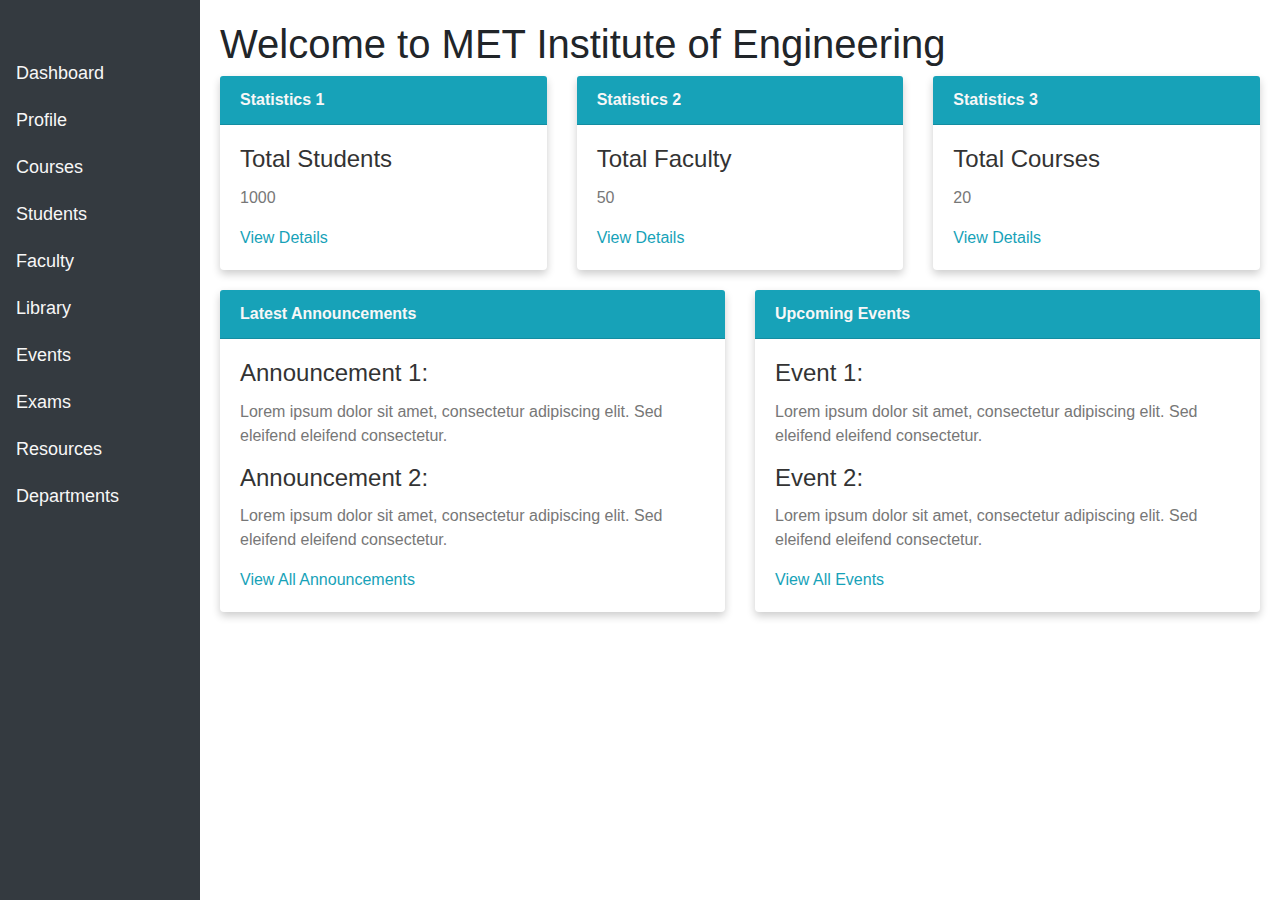
<file: 3A_Node/index.html>
<!DOCTYPE html>
<html>
<head>
    <title>College Admin Dashboard</title>
    <meta charset="utf-8">
    <meta name="viewport" content="width=device-width, initial-scale=1">
    <link rel="stylesheet" href="https://maxcdn.bootstrapcdn.com/bootstrap/4.5.2/css/bootstrap.min.css">
    <style>
        /* Sidebar */
        .sidebar {
            height: 100%;
            width: 200px;
            position: fixed;
            top: 0;
            left: 0;
            background-color: #343a40;
            padding-top: 50px;
        }

        .sidebar a {
            padding: 10px 8px 10px 16px;
            text-decoration: none;
            font-size: 18px;
            color: #f7f7f7;
            display: block;
        }

        .sidebar a:hover {
            color: #17a2b8;
            background-color: #f7f7f7;
            text-decoration: none;
        }

        /* Content */
        .content {
            margin-left: 200px;
            padding: 20px;
        }

        .card {
            margin-bottom: 20px;
            border: none;
            box-shadow: 0 4px 8px 0 rgba(0, 0, 0, 0.2);
        }

        .card-header {
            background-color: #17a2b8;
            color: #f7f7f7;
            font-weight: bold;
        }

        .card-body {
            padding: 20px;
        }

        h4.card-title {
            color: #333;
        }

        .card-text {
            color: #777;
        }

        .card-link {
            color: #17a2b8;
            text-decoration: none;
        }
    </style>
</head>
<body>
    <div class="sidebar">
        <a href="#">Dashboard</a>
        <a href="#">Profile</a>
        <a href="#">Courses</a>
        <a href="#">Students</a>
        <a href="#">Faculty</a>
        <a href="#">Library</a>
        <a href="#">Events</a>
        <a href="#">Exams</a>
        <a href="#">Resources</a>
        <a href="#">Departments</a>
    </div>

    <div class="content">
        <h1>Welcome to MET Institute of Engineering</h1>
        <div class="row">
            <div class="col-md-4">
                <div class="card">
                    <div class="card-header">Statistics 1</div>
                    <div class="card-body">
                        <h4 class="card-title">Total Students</h4>
                        <p class="card-text">1000</p>
                        <a href="#" class="card-link">View Details</a>
                    </div>
                </div>
            </div>
            <div class="col-md-4">
                <div class="card">
                    <div class="card-header">Statistics 2</div>
                    <div class="card-body">
                        <h4 class="card-title">Total Faculty</h4>
                        <p class="card-text">50</p>
                        <a href="#" class="card-link">View Details</a>
                    </div>
                </div>
            </div>
            <div class="col-md-4">
                <div class="card">
                    <div class="card-header">Statistics 3</div>
                    <div class="card-body">
                        <h4 class="card-title">Total Courses</h4>
                        <p class="card-text">20</p>
                        <a href="#" class="card-link">View Details</a>
                    </div>
                </div>
            </div>
        </div>
        <div class="row">
            <div class="col-md-6">
                <div class="card">
                    <div class="card-header">Latest Announcements</div>
                    <div class="card-body">
                        <h4 class="card-title">Announcement 1:</h4>
                        <p class="card-text">Lorem ipsum dolor sit amet, consectetur adipiscing elit. Sed eleifend eleifend consectetur.</p>
                        <h4 class="card-title">Announcement 2:</h4>
                        <p class="card-text">Lorem ipsum dolor sit amet, consectetur adipiscing elit. Sed eleifend eleifend consectetur.</p>
                        <a href="#" class="card-link">View All Announcements</a>
                    </div>
                </div>
            </div>
            <div class="col-md-6">
                <div class="card">
                    <div class="card-header">Upcoming Events</div>
                    <div class="card-body">
                        <h4 class="card-title">Event 1:</h4>
                        <p class="card-text">Lorem ipsum dolor sit amet, consectetur adipiscing elit. Sed eleifend eleifend consectetur.</p>
                        <h4 class="card-title">Event 2:</h4>
                        <p class="card-text">Lorem ipsum dolor sit amet, consectetur adipiscing elit. Sed eleifend eleifend consectetur.</p>
                        <a href="#" class="card-link">View All Events</a>
                    </div>
                </div>
            </div>
        </div>
    </div>

    <script src="https://ajax.googleapis.com/ajax/libs/jquery/3.5.1/jquery.min.js"></script>
    <script src="https://cdnjs.cloudflare.com/ajax/libs/popper.js/1.16.0/umd/popper.min.js"></script>
    <script src="https://maxcdn.bootstrapcdn.com/bootstrap/4.5.2/js/bootstrap.min.js"></script>
</body>
</html>
</file>
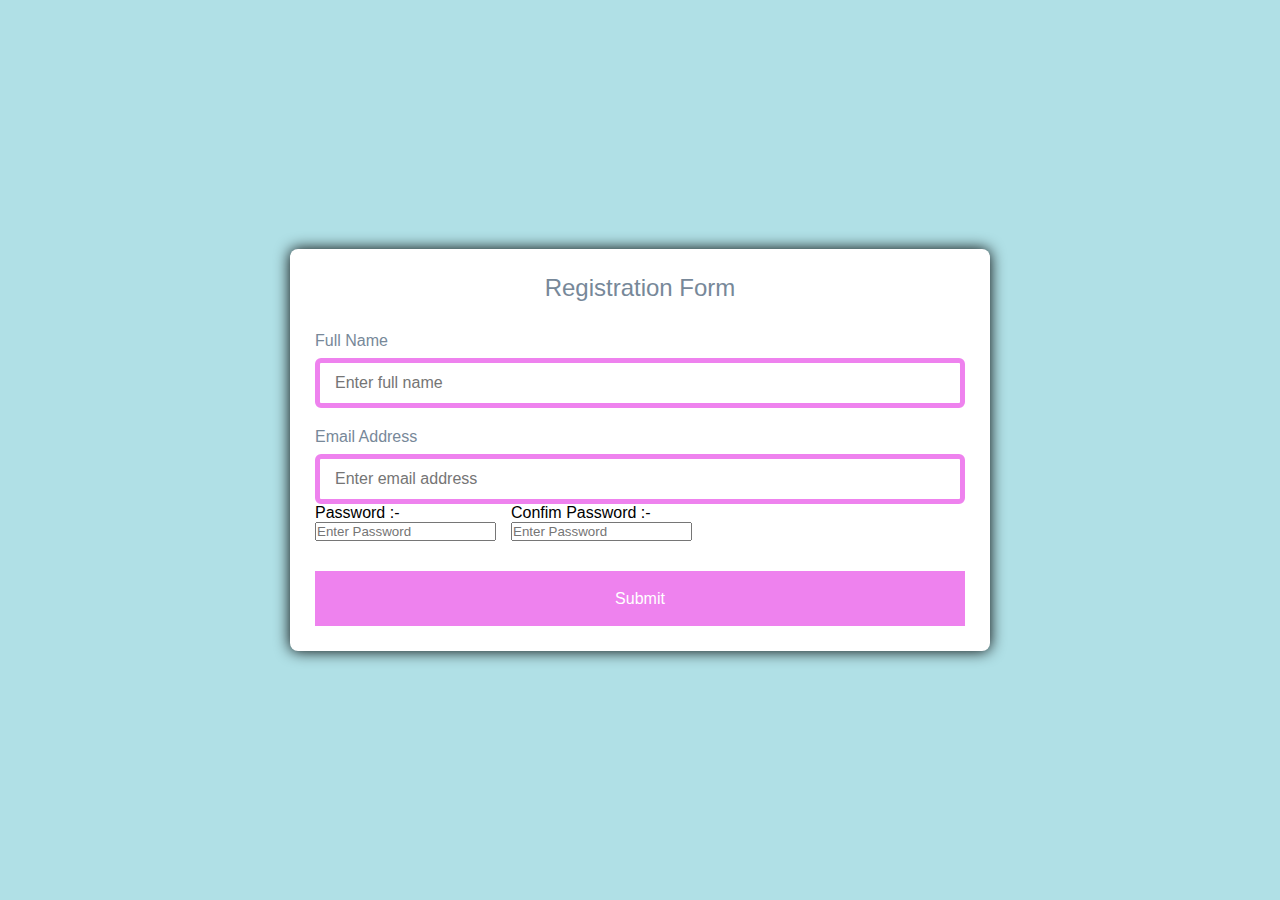
<file: practical-1b/registration.html>
<!DOCTYPE html>
<!---Coding By CodingLab | www.codinglabweb.com--->
<html lang="en">
  <head>
    <meta charset="UTF-8" />
    <meta name="viewport" content="width=device-width, initial-scale=1.0" />
    <meta http-equiv="X-UA-Compatible" content="ie=edge" />
    <!--<title>Registration Form in HTML CSS</title>-->
    <!---Custom CSS File--->
    <style>
        * {
  margin: 0;
  padding: 0;
  box-sizing: border-box;
  font-family: "Poppins", sans-serif;
}
body {
  min-height: 100vh;
  display: flex;
  align-items: center;
  justify-content: center;
  padding: 20px;
  background: powderblue;
}
.container {
  position: relative;
  max-width: 700px;
  width: 100%;
  background: white;
  padding: 25px;
  border-radius: 8px;
  box-shadow: 0 0 15px black;
}
.container header {
  font-size: 1.5rem;
  color: lightslategray;
  font-weight: 500;
  text-align: center;
}
.container .form {
  margin-top: 30px;
}
.form .input-box {
  width: 100%;
  margin-top: 20px;
}
.input-box label {
  color: lightslategray;
}
.form :where(.input-box input, .select-box) {
  position: relative;
  height: 50px;
  width: 100%;
  outline: none;
  font-size: 1rem;
  color: black;
  margin-top: 8px;
  border: 5px solid violet;
  border-radius: 6px;
  padding: 0 15px;
}
.input-box input:focus {
  box-shadow: 0 1px 0 rgba(0, 0, 0, 0.1);
}
.form .column {
  display: flex;
  column-gap: 15px;
}
.select-box select {
  height: 100%;
  width: 100%;
  outline: none;
  border: none;
  color: lightslategray;
  font-size: 1rem;
}
.form button {
  height: 55px;
  width: 100%;
  color: white;
  font-size: 1rem;
  font-weight: 400;
  margin-top: 30px;
  border: none;
  cursor: pointer;
  transition: all 0.2s ease;
  background: violet;
}
.form button:hover {
  background: blue;
}
/*Responsive*/
@media screen and (max-width: 500px) {
  .form .column {
    flex-wrap: wrap;
  }
  .form :where(.gender-option, .gender) {
    row-gap: 15px;
  }
}
    </style>
  </head>
  <body>
    <section class="container">
      <header>Registration Form</header>
      <form action="#" class="form">
        <div class="input-box">
          <label>Full Name</label>
          <input type="text" id="name" placeholder="Enter full name" required />
        </div>
        <div class="input-box">
          <label>Email Address</label>
          <input type="text" id="email" placeholder="Enter email address" required />
        </div>
        <div class="column">
          <div>
            <label for="Password">Password :-</label>
            <div><input type="password" id="password" placeholder="Enter Password" required></div>
            </div>
            <div>
            <label for="ConfirmPassword">Confim Password :- </label>
            <div><input type="password" id="password" placeholder="Enter Password" required></div>
            </div>
        </div>
        <button onclick="collectdata()">Submit</button>
      </form>
    </section>
  </body>
  <script>
    function collectdata()
    {
    let name,email,password;
    name=document.getElementById("name").value;
    email=document.getElementById("email").value;
    password=document.getElementById("password").value;
    let userrecord= new Array;
    userrecord=JSON.parse(localStorage.getItem('users'))?JSON.parse(localStorage.getItem('users')):[]
    if(userrecord.some((v)=>{return v.email==email}))
    {
    alert("duplication of data")
    }
    else{
    userrecord.push({"name":name,"email":email,"password":password})
    }
    localStorage.setItem("users", JSON.stringify(userrecord));
    }
    </script>
</html>
</file>
